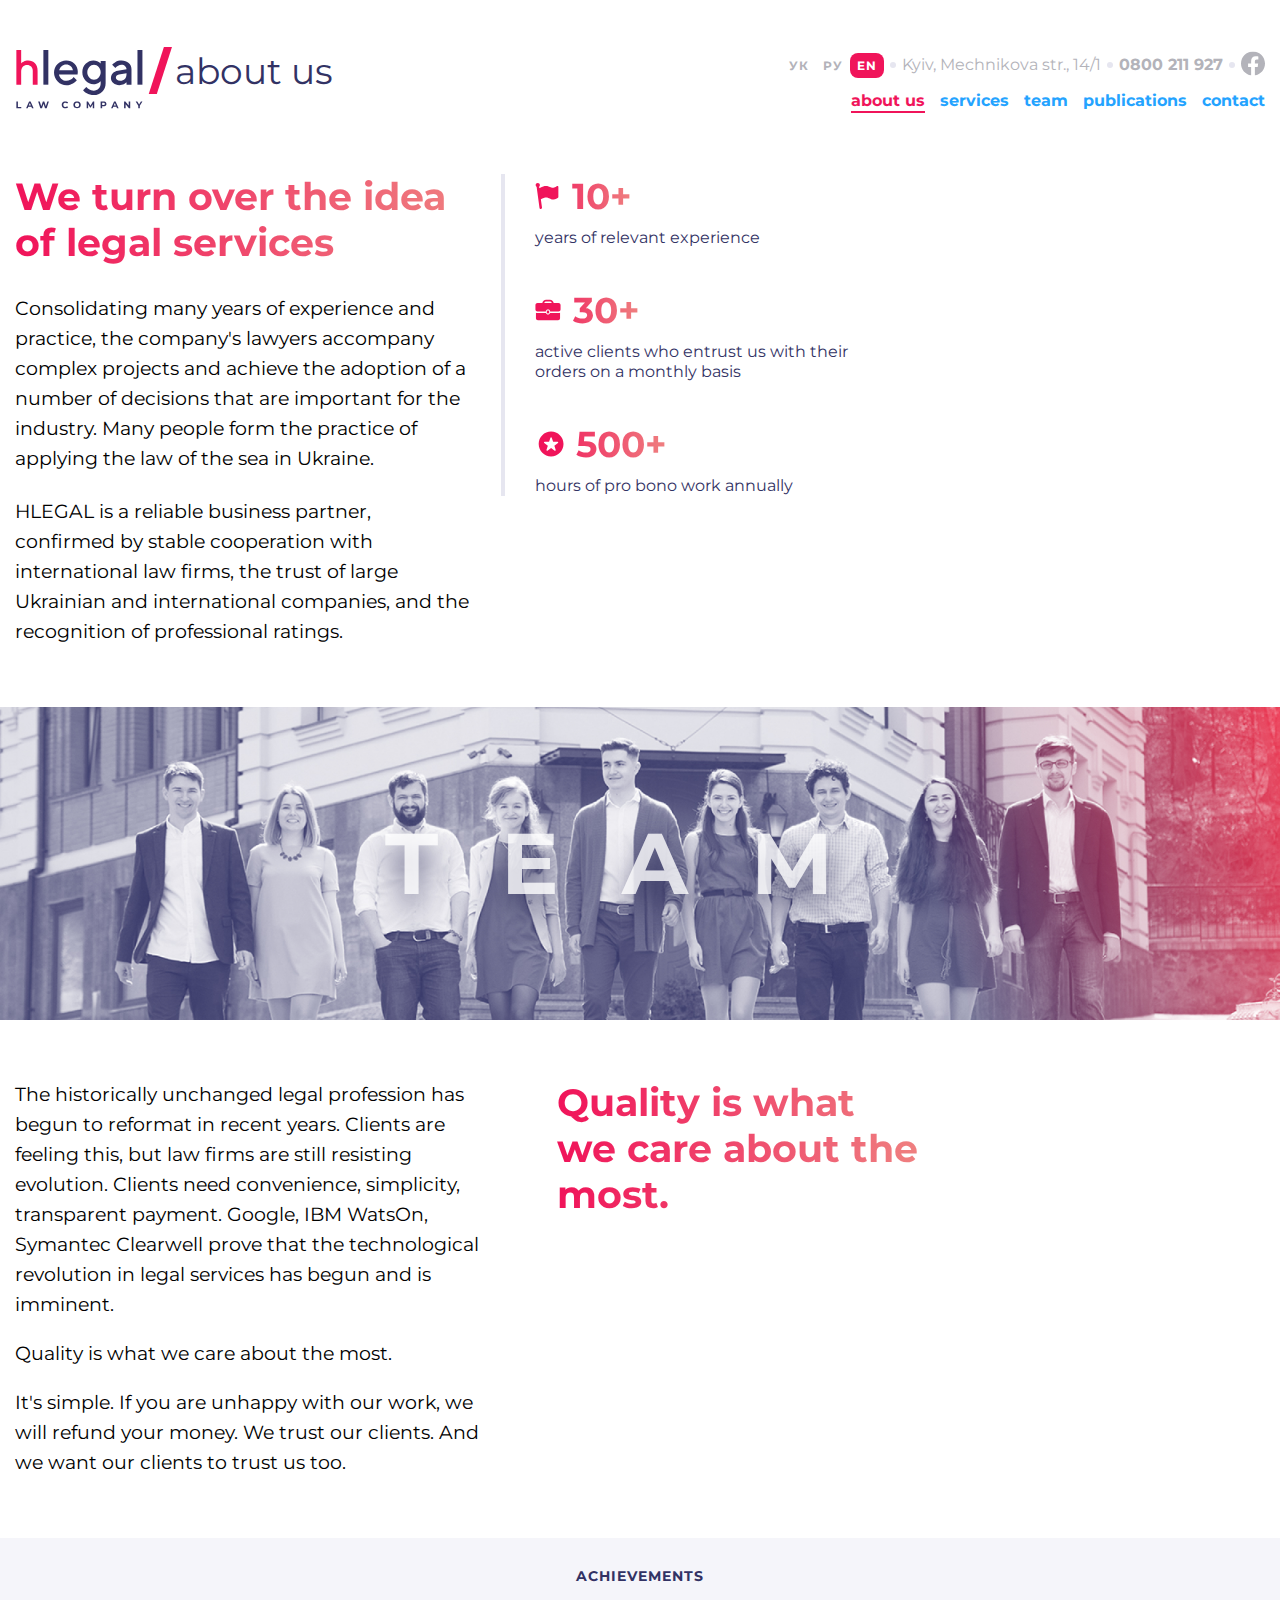
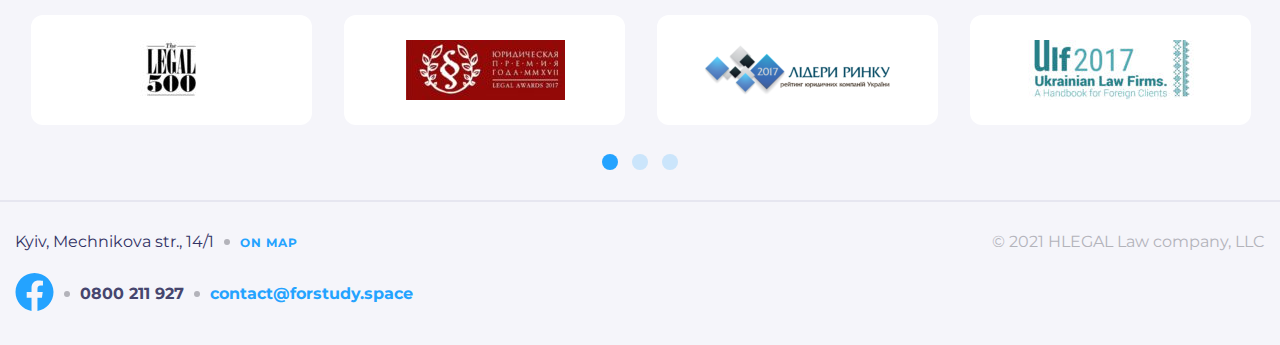
<file: app/about.html>
<!DOCTYPE html>
<html lang="en">
<head>
    <meta charset="UTF-8">
    <meta http-equiv="X-UA-Compatible" content="IE=edge">
    <meta name="viewport" content="width=device-width, initial-scale=1.0">
    <link rel="preload" href="fonts/Montserrat-Bold.woff2" as="font" type="font/woff2" crossorigin="anonymous">
    <link rel="preload" href="fonts/Montserrat-BoldItalic.woff2" as="font" type="font/woff2" crossorigin="anonymous">
    <link rel="preload" href="fonts/Montserrat-Regular.woff2" as="font" type="font/woff2" crossorigin="anonymous">
    <link rel="preload" href="fonts/Montserrat-Italic.woff2" as="font" type="font/woff2" crossorigin="anonymous">
    <link rel="stylesheet" href="css/style.css">
    <title>About</title>
</head>
<body class="body">
    <div class="strip">
        <header class="header container">
            <div class="header__data">
                <ul class="lang">
                    <li><a href="#">ук</a></li>
                    <li><a href="#">ру</a></li>
                    <li><a class="active" href="#">en</a></li>
                </ul>
                <div class="header__adress header__adress_about">
                    Kyiv, Mechnikova str., 14/1
                </div>
                <a class="header__phone header__phone_about" href="tel:0800211927">0800 211 927</a>
                <a class="header__fb" href="#" aria-label="link facebook">
                    <svg width="24" height="25" viewBox="0 0 24 25" fill="none" xmlns="http://www.w3.org/2000/svg">
                        <g clip-path="url(#clip0_22721_7601)">
                                <path d="M24 12.5733C24 5.90541 18.6274 0.5 12 0.5C5.37258 0.5 0 5.90541 0 12.5733C0 18.5995 4.38823 23.5943 10.125 24.5V16.0633H7.07813V12.5733H10.125V9.91343C10.125 6.88755 11.9165 5.21615 14.6576 5.21615C15.9705 5.21615 17.3438 5.45195 17.3438 5.45195V8.42313H15.8306C14.3399 8.42313 13.875 9.35379 13.875 10.3086V12.5733H17.2031L16.6711 16.0633H13.875V24.5C19.6118 23.5943 24 18.5995 24 12.5733Z" fill="#B3B3BA" />
                        </g>
                        <defs>
                            <clipPath id="clip0_22721_7601">
                                <rect width="24" height="24" fill="#B3B3BA" transform="translate(0 0.5)" />
                            </clipPath>
                        </defs>
                    </svg>
                </a>
            </div>
            <div class="header__logo-box header__logo-box_about">
                <a class="header__logo" href="./index.html">
                    <img src="./img/about-logo.svg" width="70" height="33" alt="">
                </a>
                <span class="header__breadcrumbs header__breadcrumbs_about">about us</span>
            </div>
            <nav class="menu">
                <button type="button" class="menu__btn menu__btn_about js-mobile-btn"></button>
                <ul class="menu__list menu__list-about js-mobile-menu">
                    <li><a class="active" href="about.html">about us</a></li>
                    <li><a href="#">services</a></li>
                    <li><a href="#">team</a></li>
                    <li><a href="#">publications</a></li>
                    <li><a href="#">contact</a></li>
                </ul>
            </nav>
        </header>
    </div>
    <main>
        <section class="intro container container_small container_tiny">
            <h1 class="visually-hidden">HLEGAL - reliable legal partner</h1>
            <div class="intro__info">
                <h2 class="intro__title h2">We turn over the idea of legal services</h2>
                <p class="intro__text">Consolidating many years of experience and practice, the company's lawyers accompany complex projects and achieve the adoption of a number of decisions that are important for the industry. Many people form the practice of applying the law of the sea in Ukraine.</p>
                <p class="intro__text">HLEGAL is a reliable business partner, confirmed by stable cooperation with international law firms, the trust of large Ukrainian and international companies, and the recognition of professional ratings.</p>
            </div>
            <ul class="intro__list">
                <li class="intro__item">
                    <p class="intro__quantity intro__quantity_01">10+</p>
                    <p class="intro__desc">years of relevant experience</p>
                </li>
                <li class="intro__item">
                    <p class="intro__quantity intro__quantity_02">30+</p>
                    <p class="intro__desc">active clients who entrust us with their orders on a monthly basis</p>
                </li>
                <li class="intro__item">
                    <p class="intro__quantity intro__quantity_03">500+</p>
                    <p class="intro__desc">hours of pro bono work annually</p>
                </li>
            </ul>
        </section>
        <section class="foto">
            <h2 class="foto__title visually-hidden">team photo</h2>
            <p class="foto__caption">Team</p>
        </section>
        <section class="more container container_small container_tiny">
            <h2 class="visually-hidden">Quality is what we care about the most.</h2>
            <div class="more__text">
                <p class="more__paragraph">The historically unchanged legal profession has begun to reformat in recent years. Clients are feeling this, but law firms are still resisting evolution. Clients need convenience, simplicity, transparent payment. Google, IBM WatsOn, Symantec Clearwell prove that the technological revolution in legal services has begun and is imminent.</p>
                <p class="more__paragraph">Quality is what we care about the most.</p>
                <p class="more__paragraph">It's simple. If you are unhappy with our work, we will refund your money. We trust our clients. And we want our clients to trust us too.</p>
            </div>
            <p class="more__quote">Quality is what we care about the most.</p>
        </section>
        <section class="achievements">
            <div class="container">
                <h3 class="achievements__title">achievements</h3>
                <div class="achievements__slider js-achievements-slider">
                    <article class="achievements__item achievements__item_01"></article>
                    <article class="achievements__item achievements__item_02"></article>
                    <article class="achievements__item achievements__item_03"></article>
                    <article class="achievements__item achievements__item_04"></article>
                    <article class="achievements__item achievements__item_01"></article>
                    <article class="achievements__item achievements__item_02"></article>
                    <article class="achievements__item achievements__item_03"></article>
                    <article class="achievements__item achievements__item_04"></article>
                    <article class="achievements__item achievements__item_01"></article>
                    <article class="achievements__item achievements__item_02"></article>
                    <article class="achievements__item achievements__item_03"></article>
                    <article class="achievements__item achievements__item_04"></article>
                </div>
            </div>
        </section>
    </main>
    <footer class="footer footer_about">
        <div class="footer__content container container_small">
            <article class="footer__address-info">
                <p class="footer__address">Kyiv, Mechnikova str., 14/1</p>
                <a class="footer__location" href="#">On map</a>
            </article>
            <article class="footer__contact">
                <a class="footer__fb" href="#" aria-label="link facebook">
                    <svg width="39" height="38" viewBox="0 0 39 38" fill="none" xmlns="http://www.w3.org/2000/svg">
                        <path d="M38.5 19.1161C38.5 8.55857 29.9934 0 19.5 0C9.00658 0 0.5 8.55857 0.5 19.1161C0.5 28.6575 7.44803 36.5659 16.5312 38V24.6419H11.707V19.1161H16.5312V14.9046C16.5312 10.1136 19.3678 7.46723 23.7078 7.46723C25.7866 7.46723 27.9609 7.84059 27.9609 7.84059V12.545H25.5651C23.2048 12.545 22.4688 14.0185 22.4688 15.5302V19.1161H27.7383L26.8959 24.6419H22.4688V38C31.552 36.5659 38.5 28.6575 38.5 19.1161Z" fill="#24A3FF"/>
                    </svg>
                </a>
                <a class="footer__phone" href="tel:0800211927">0800 211 927</a>
                <a class="footer__mail" href="mailto:contact@forstudy.space">contact@forstudy.space</a>
            </article>
            <p class="footer__copyright">© 2021 HLEGAL Law company, LLC</p>
        </div>
    </footer>
    <script src="js/all.js"></script>
</body>
</html>
</file>
<file: app/css/style.css>
@font-face {
  font-family: "Montserrat";
  src: url("../fonts/Montserrat-Bold.woff2") format("woff2"), url("../fonts/Montserrat-Bold.woff") format("woff");
  font-weight: 700;
  font-style: normal;
  font-display: swap;
}
@font-face {
  font-family: "Montserrat";
  src: url("../fonts/Montserrat-BoldItalic.woff2") format("woff2"), url("../fonts/Montserrat-BoldItalic.woff") format("woff");
  font-weight: 700;
  font-style: italic;
  font-display: swap;
}
@font-face {
  font-family: "Montserrat";
  src: url("../fonts/Montserrat-Regular.woff2") format("woff2"), url("../fonts/Montserrat-Regular.woff") format("woff");
  font-weight: 400;
  font-style: normal;
  font-display: swap;
}
@font-face {
  font-family: "Montserrat";
  src: url("../fonts/Montserrat-Italic.woff2") format("woff2"), url("../fonts/Montserrat-Italic.woff") format("woff");
  font-weight: 400;
  font-style: italic;
  font-display: swap;
}
html {
  scroll-behavior: smooth;
}

* {
  margin: 0;
  -webkit-box-sizing: border-box;
          box-sizing: border-box;
}

.body {
  font-family: "Montserrat", "Arial", sans-serif;
  font-weight: 700;
  font-style: normal;
  min-width: 375px;
  background-color: white;
}

.container {
  max-width: 1350px;
  min-width: 375px;
  margin: 0 auto;
  padding: 0 15px;
}

.container_small {
  padding: 0 30px;
}

.img-responsive {
  width: 100%;
  height: auto;
}

.visually-hidden {
  position: absolute;
  width: 1px;
  height: 1px;
  margin: -1px;
  border: 0;
  padding: 0;
  clip: rect(0 0 0 0);
  overflow: hidden;
}

.h1 {
  font-size: 38px;
  line-height: 46px;
  text-align: center;
}

.h2 {
  font-size: 30px;
  line-height: 37px;
}

.h3 {
  font-size: 22px;
  line-height: 27px;
}

@media (min-width: 678px) {
  .container_small {
    padding: 0 15px;
  }
  .h2 {
    font-size: 38px;
    line-height: 46px;
  }
}
@media (min-width: 1350px) {
  .container_tiny {
    padding: 0 135px;
  }
}
.header {
  display: grid;
  grid-template-columns: 1fr -webkit-min-content;
  grid-template-columns: 1fr min-content;
  grid-template-rows: -webkit-min-content -webkit-min-content;
  grid-template-rows: min-content min-content;
}
.header__data {
  grid-column: span 2;
  display: -webkit-box;
  display: -ms-flexbox;
  display: flex;
  -webkit-box-pack: justify;
      -ms-flex-pack: justify;
          justify-content: space-between;
  -webkit-box-align: center;
      -ms-flex-align: center;
          align-items: center;
  padding-top: 10px;
  padding-bottom: 10px;
}
.header__phone {
  font-size: 16px;
  line-height: 20px;
  text-decoration: none;
  color: white;
}
.header__phone_about {
  color: #B3B3BA;
}
.header__logo-box {
  display: -webkit-box;
  display: -ms-flexbox;
  display: flex;
  -webkit-box-align: center;
      -ms-flex-align: center;
          align-items: center;
}
.header__logo-box_about {
  padding-top: 15px;
}
.header__logo {
  text-decoration: none;
}
.header__breadcrumbs {
  font-weight: 400;
  font-size: 20px;
  line-height: 24px;
  color: #323264;
  display: -webkit-inline-box;
  display: -ms-inline-flexbox;
  display: inline-flex;
  -webkit-box-align: center;
      -ms-flex-align: center;
          align-items: center;
}
.header__breadcrumbs::before {
  content: "";
  background-image: url("../img/slash.svg");
  background-repeat: no-repeat;
  background-position: center center;
  width: 12px;
  height: 26px;
  padding-right: 5px;
  padding-left: 4px;
}
.header__breadcrumbs_about {
  padding-bottom: 12px;
}

.header__adress,
.header__fb {
  display: none;
}

@media (min-width: 678px) {
  .header {
    grid-template-rows: repeat(3, -webkit-min-content);
    grid-template-rows: repeat(3, min-content);
    grid-template-columns: 1fr;
  }
  .header__data {
    grid-column: 1;
    -webkit-box-pack: start;
        -ms-flex-pack: start;
            justify-content: flex-start;
    -webkit-box-align: center;
        -ms-flex-align: center;
            align-items: center;
    padding-top: 50px;
  }
  .header__logo-box_about {
    padding-top: 0;
  }
  .header__logo {
    margin-top: 19px;
  }
  .header__logo img {
    width: 130px;
    height: 60px;
  }
  .header__breadcrumbs {
    font-size: 36px;
    line-height: 44px;
  }
  .header__breadcrumbs::before {
    width: 21px;
    height: 47px;
    background-size: cover;
  }
  .header__adress {
    display: -webkit-inline-box;
    display: -ms-inline-flexbox;
    display: inline-flex;
    -webkit-box-align: center;
        -ms-flex-align: center;
            align-items: center;
    font-weight: 400;
    font-size: 16px;
    line-height: 20px;
    color: white;
  }
  .header__adress::before {
    content: "";
    width: 6px;
    height: 6px;
    background: #E6E6F0;
    border-radius: 50%;
    margin-right: 6px;
  }
  .header__adress::after {
    content: "";
    width: 6px;
    height: 6px;
    background: #E6E6F0;
    border-radius: 50%;
    margin-left: 6px;
  }
  .header__adress_about {
    color: #B3B3BA;
  }
  .header__phone {
    margin-left: 6px;
    display: -webkit-inline-box;
    display: -ms-inline-flexbox;
    display: inline-flex;
    -webkit-box-align: center;
        -ms-flex-align: center;
            align-items: center;
  }
  .header__phone::after {
    content: "";
    width: 6px;
    height: 6px;
    background: #E6E6F0;
    border-radius: 50%;
    margin-left: 6px;
  }
  .header__fb {
    display: block;
    margin-left: 6px;
  }
  .header__fb svg path {
    -webkit-transition-duration: 300ms;
            transition-duration: 300ms;
    -webkit-transition-property: fill;
    transition-property: fill;
  }
  .header__fb:hover svg path {
    fill: #F0145A;
  }
}
@media (min-width: 934px) {
  .header {
    grid-template-rows: repeat(2, -webkit-min-content);
    grid-template-rows: repeat(2, min-content);
    grid-template-columns: auto 1fr;
  }
  .header__data {
    grid-column: 2;
    -webkit-box-pack: end;
        -ms-flex-pack: end;
            justify-content: flex-end;
    padding-bottom: 0;
  }
  .header__logo-box {
    grid-row: 1/-1;
    -webkit-box-align: center;
        -ms-flex-align: center;
            align-items: center;
  }
  .header__logo {
    margin-top: 50px;
  }
  .header__breadcrumbs_about {
    padding-bottom: 0;
    padding-top: 27px;
  }
}
.gradient {
  position: relative;
  border-radius: 0 0 12px 12px;
  background: linear-gradient(228.57deg, #323264 11.93%, #323264 57.17%, #643E72 87.46%);
}
.gradient::after {
  content: "";
  height: 10px;
  border-radius: 0 0 12px 12px;
  position: absolute;
  bottom: -10px;
  left: 20px;
  right: 20px;
  background-color: #CACADB;
}
.gradient::before {
  content: "";
  height: 10px;
  border-radius: 0 0 12px 12px;
  position: absolute;
  bottom: -20px;
  left: 40px;
  right: 40px;
  background-color: #E7E7F2;
}
.gradient__simvol {
  background: url("../img/symbol.svg") no-repeat center top;
  position: relative;
  z-index: 0;
}
.gradient__simvol::before {
  content: "";
  width: 100%;
  height: 45px;
  position: absolute;
  background: rgba(245, 245, 250, 0.2);
  z-index: -1;
}

@media (min-width: 678px) {
  .gradient__simvol {
    background-size: cover;
  }
  .gradient__simvol::before {
    display: none;
  }
}
@media (min-width: 934px) {
  .gradient__simvol {
    background-size: contain;
  }
}
.strip {
  position: relative;
  z-index: 0;
}
.strip::before {
  content: "";
  width: 100%;
  height: 45px;
  position: absolute;
  background: #F5F5FA;
  z-index: -1;
}

@media (min-width: 678px) {
  .strip::before {
    display: none;
  }
}
.menu__btn {
  cursor: pointer;
  background-color: transparent;
  border: none;
  margin-top: 13px;
  width: 32px;
  height: 32px;
}
.menu__btn_active {
  background-image: url("../img/btn-close-white.svg");
}
.menu__btn_index {
  background-image: url("../img/burger.svg");
}
.menu__btn_about {
  background-image: url("../img/burger-about.svg");
}
.menu__list {
  display: none;
  position: absolute;
  list-style: none;
  right: 0;
  left: 0;
  text-align: center;
  padding: 0;
  background: white;
  padding: 12px;
}
.menu__list_open {
  display: block;
}
.menu__list a {
  text-decoration: none;
  font-size: 24px;
  line-height: 29px;
  text-align: center;
  color: #24A3FF;
  background: #F5F5FA;
  display: block;
  padding: 7px 0;
  margin-bottom: 15px;
  border-radius: 12px;
  -webkit-transition-duration: 300ms;
          transition-duration: 300ms;
  -webkit-transition-property: background, color, border-color;
  transition-property: background, color, border-color;
}
.menu__list a.active {
  color: #F0145A;
}
.menu__list a:not(.active):hover {
  background: #E6E6F0;
}

@media (min-width: 678px) {
  .menu__btn {
    display: none;
  }
  .menu__list {
    display: -webkit-box;
    display: -ms-flexbox;
    display: flex;
    padding-left: 0;
    list-style: none;
    position: static;
    background: none;
    padding: 27px 0 0;
  }
  .menu__list li {
    padding-right: 15px;
  }
  .menu__list a {
    font-size: 16px;
    line-height: 20px;
    color: white;
    background: none;
    border-radius: 0;
    margin: 0;
    padding: 0;
    border-bottom: 2px solid rgba(255, 255, 255, 0);
  }
  .menu__list a.active {
    border-color: #F0145A;
  }
  .menu__list a:not(.active):hover {
    background: inherit;
    border-radius: 0;
    border-bottom: 2px solid rgb(255, 255, 255);
  }
  .menu__list-about {
    padding: 25px 0 0;
  }
  .menu__list-about li {
    padding-right: 16px;
  }
  .menu__list-about a {
    color: #24A3FF;
  }
  .menu__list-about a:not(.active):hover {
    border-color: rgb(36, 163, 255);
  }
}
@media (min-width: 934px) {
  .menu {
    justify-self: end;
  }
  .menu__list {
    padding-top: 10px;
  }
  .menu__list li {
    padding: 0 0 0 15px;
  }
}
.lang {
  list-style: none;
  padding-left: 0;
  display: -webkit-box;
  display: -ms-flexbox;
  display: flex;
}
.lang a {
  font-weight: 700;
  font-size: 12px;
  line-height: 15px;
  padding: 5px 7px;
  text-align: center;
  letter-spacing: 1px;
  color: #B3B3BA;
  text-decoration: none;
  text-transform: uppercase;
  border-radius: 8px;
  display: block;
  -webkit-transition-duration: 2000ms;
          transition-duration: 2000ms;
  -webkit-transition-property: background;
  transition-property: background;
}
.lang a.active {
  color: white;
  background: #F0145A;
}
.lang a:not(.active):hover {
  background: rgba(255, 255, 255, 0.2);
}
.lang_white a {
  color: white;
}

@media (min-width: 678px) {
  .lang {
    padding-right: 6px;
  }
}
.legal {
  padding-top: 126px;
  padding-bottom: 30px;
  text-align: center;
}
.legal__title {
  max-width: 345px;
  color: white;
  padding-left: 30px;
  margin: 0 auto;
}
.legal__btn {
  display: -webkit-inline-box;
  display: -ms-inline-flexbox;
  display: inline-flex;
  text-decoration: none;
  width: 42px;
  height: 42px;
  border: none;
  margin-top: 157px;
}
.legal__btn svg path, .legal__btn circle {
  -webkit-transition-duration: 300ms;
          transition-duration: 300ms;
  -webkit-transition-property: stroke;
  transition-property: stroke;
}
.legal__btn:hover circle {
  stroke: #F0145A;
}
.legal__btn:hover path {
  stroke: #F0145A;
}

@media (min-width: 678px) {
  .legal {
    padding-top: 269px;
  }
  .legal__title {
    max-width: 647px;
    padding-left: 0;
    margin: 0 auto;
  }
  .legal__btn {
    margin-top: 417px;
  }
}
@media (min-width: 934px) {
  .legal {
    padding-top: 245px;
  }
  .legal__title {
    max-width: 800px;
  }
  .legal__btn {
    margin-top: 289px;
  }
}
@media (min-width: 1350px) {
  .legal {
    padding-top: 261px;
  }
  .legal__btn {
    margin-top: 305px;
  }
}
.adventeges {
  padding-top: 30px;
  padding-bottom: 30px;
}
.adventeges__key-values {
  display: -webkit-box;
  display: -ms-flexbox;
  display: flex;
  -webkit-box-align: end;
      -ms-flex-align: end;
          align-items: flex-end;
  overflow: auto;
  padding-bottom: 30px;
}
.adventeges__btn {
  cursor: pointer;
  font-family: inherit;
  text-decoration: none;
  background-color: transparent;
  border: none;
  font-weight: 700;
  font-size: 30px;
  line-height: 37px;
  color: #B3B3BA;
  white-space: nowrap;
  padding: 0;
  margin: 0 15px;
}
.adventeges__btn.active {
  background: linear-gradient(90.13deg, #F0145A 0.84%, #EF8080 99.96%);
  -webkit-background-clip: text;
  -webkit-text-fill-color: transparent;
  background-clip: text;
}
.adventeges__card {
  padding-top: 30px;
  position: relative;
}
.adventeges__card_padding {
  padding-right: 15px;
  padding-left: 15px;
}
.adventeges__card::before {
  content: "";
  width: 4px;
  height: 315px;
  background: rgba(255, 255, 255, 0.3);
  -webkit-transform: rotate(90deg);
          transform: rotate(90deg);
  position: absolute;
  left: 50%;
  top: -160px;
}
.adventeges__title {
  font-size: 20px;
  line-height: 24px;
  color: white;
}
.adventeges__info {
  font-weight: 400;
  font-size: 19px;
  line-height: 30px;
  color: white;
  padding-top: 30px;
}

@media (min-width: 678px) {
  .adventeges {
    padding-top: 60px;
    padding-bottom: 60px;
  }
  .adventeges__key-values {
    padding-bottom: 60px;
  }
  .adventeges__btn {
    font-size: 38px;
    line-height: 46px;
  }
  .adventeges__card {
    padding-top: 60px;
  }
  .adventeges__card_padding {
    padding-right: 0;
    padding-left: 0;
  }
  .adventeges__card::before {
    height: 648px;
    top: -325px;
  }
  .adventeges__title {
    font-size: 30px;
    line-height: 37px;
  }
}
@media (min-width: 934px) {
  .adventeges {
    padding-bottom: 52px;
  }
  .adventeges__box {
    display: -webkit-box;
    display: -ms-flexbox;
    display: flex;
    -webkit-box-orient: horizontal;
    -webkit-box-direction: normal;
        -ms-flex-direction: row;
            flex-direction: row;
    -webkit-box-align: center;
        -ms-flex-align: center;
            align-items: center;
    -webkit-box-pack: center;
        -ms-flex-pack: center;
            justify-content: center;
    margin: 0 auto;
    gap: 120px;
    padding-top: 10px;
  }
  .adventeges__key-values {
    -webkit-box-orient: vertical;
    -webkit-box-direction: normal;
        -ms-flex-direction: column;
            flex-direction: column;
    -webkit-box-align: end;
        -ms-flex-align: end;
            align-items: flex-end;
    padding: 0;
  }
  .adventeges__btn {
    margin: 0;
  }
  .adventeges__btn:not(:first-child) {
    margin-top: 30px;
  }
  .adventeges__card {
    max-width: 405px;
  }
  .adventeges__card_padding {
    padding-top: 0;
  }
  .adventeges__card::before {
    -webkit-transform: rotate(0deg);
            transform: rotate(0deg);
    left: -60px;
    top: 0;
    height: 303px;
  }
}
@media (min-width: 1350px) {
  .adventeges {
    padding-bottom: 60px;
  }
  .adventeges__card {
    max-width: 581px;
  }
  .adventeges__card::before {
    top: -40px;
  }
}
.service {
  padding-bottom: 60px;
}
.service__link {
  font-size: 14px;
  line-height: 17px;
  letter-spacing: 1px;
  text-transform: uppercase;
  color: #24A3FF;
  display: -webkit-inline-box;
  display: -ms-inline-flexbox;
  display: inline-flex;
  -webkit-box-align: center;
      -ms-flex-align: center;
          align-items: center;
  text-decoration: none;
}
.service__link::after {
  content: "";
  width: 12px;
  height: 12px;
  background-image: url("../img/arrow.svg");
  background-repeat: no-repeat;
  background-position: center;
  margin-left: 2px;
}
.service__title {
  background: linear-gradient(90.13deg, #F0145A 0.84%, #EF8080 99.96%);
  -webkit-background-clip: text;
  -webkit-text-fill-color: transparent;
  background-clip: text;
  padding-top: 10px;
}
.service__article {
  padding-top: 31px;
}
.service__img {
  width: 92px;
  height: 92px;
  background-color: white;
  padding: 14px;
  border-radius: 24px;
}
.service__subtitle {
  max-width: 300px;
  color: #24A3FF;
  padding-top: 25px;
}
.service__text {
  font-weight: 400;
  font-size: 16px;
  line-height: 26px;
  color: white;
  padding-top: 15px;
}

@media (min-width: 678px) {
  .service__list {
    display: -webkit-box;
    display: -ms-flexbox;
    display: flex;
    -webkit-box-align: start;
        -ms-flex-align: start;
            align-items: flex-start;
    -ms-flex-wrap: wrap;
        flex-wrap: wrap;
    -webkit-box-pack: justify;
        -ms-flex-pack: justify;
            justify-content: space-between;
  }
  .service__article {
    width: 45%;
    padding-top: 60px;
    display: -webkit-box;
    display: -ms-flexbox;
    display: flex;
    -webkit-box-orient: vertical;
    -webkit-box-direction: normal;
        -ms-flex-direction: column;
            flex-direction: column;
    -webkit-box-align: start;
        -ms-flex-align: start;
            align-items: flex-start;
  }
  .service__text {
    padding-top: 20px;
  }
}
@media (min-width: 934px) {
  .service {
    padding-top: 15px;
  }
  .service__article {
    width: 29%;
  }
}
@media (min-width: 1350px) {
  .service__article {
    width: 30%;
  }
}
/* Slider */
.slick-slider {
  position: relative;
  display: block;
  -webkit-box-sizing: border-box;
          box-sizing: border-box;
  -webkit-touch-callout: none;
  -webkit-user-select: none;
  -moz-user-select: none;
  -ms-user-select: none;
  user-select: none;
  -ms-touch-action: pan-y;
  touch-action: pan-y;
  -webkit-tap-highlight-color: transparent;
}

.slick-list {
  position: relative;
  overflow: hidden;
  display: block;
  margin: 0;
  padding: 0;
}
.slick-list:focus {
  outline: none;
}
.slick-list.dragging {
  cursor: pointer;
  cursor: hand;
}

.slick-slider .slick-track,
.slick-slider .slick-list {
  -webkit-transform: translate3d(0, 0, 0);
  transform: translate3d(0, 0, 0);
}

.slick-track {
  position: relative;
  left: 0;
  top: 0;
  display: block;
  margin-left: auto;
  margin-right: auto;
}
.slick-track:before, .slick-track:after {
  content: "";
  display: table;
}
.slick-track:after {
  clear: both;
}
.slick-loading .slick-track {
  visibility: hidden;
}

.slick-slide {
  float: left;
  height: 100%;
  min-height: 1px;
  display: none;
}
[dir=rtl] .slick-slide {
  float: right;
}
.slick-slide img {
  display: block;
}
.slick-slide.slick-loading img {
  display: none;
}
.slick-slide.dragging img {
  pointer-events: none;
}
.slick-initialized .slick-slide {
  display: block;
}
.slick-loading .slick-slide {
  visibility: hidden;
}
.slick-vertical .slick-slide {
  display: block;
  height: auto;
  border: 1px solid transparent;
}

.slick-arrow.slick-hidden {
  display: none;
}

.team {
  padding-top: 50px;
}
.team__item {
  background: url("../img/team-member-mobile.png") no-repeat center top, #F5F5FA;
  border-radius: 12px;
  padding: 530px 30px 30px;
}
.team__link {
  text-decoration: none;
  font-size: 14px;
  line-height: 17px;
  letter-spacing: 1px;
  text-transform: uppercase;
  color: #24A3FF;
  display: -webkit-inline-box;
  display: -ms-inline-flexbox;
  display: inline-flex;
  -webkit-box-align: center;
      -ms-flex-align: center;
          align-items: center;
}
.team__link::after {
  content: "";
  background-image: url("../img/arrow.svg");
  width: 12px;
  height: 12px;
  background-repeat: no-repeat;
  background-position: center;
}
.team__quote {
  padding-top: 5px;
  font-size: 30px;
  line-height: 37px;
  background: linear-gradient(90.13deg, #F0145A 0.84%, #EF8080 99.96%);
  -webkit-background-clip: text;
  -webkit-text-fill-color: transparent;
  background-clip: text;
  text-fill-color: transparent;
}
.team__member {
  font-size: 16px;
  line-height: 20px;
  color: #B3B3BA;
  padding-top: 30px;
}
.team__position {
  font-weight: 400;
  font-size: 14px;
  line-height: 22px;
  padding-top: 6px;
  color: #B3B3BA;
}
.team__dots {
  display: -webkit-box;
  display: -ms-flexbox;
  display: flex;
  -webkit-box-pack: center;
      -ms-flex-pack: center;
          justify-content: center;
  padding-left: 0;
  list-style: none;
  padding-top: 19px;
}
.team__dots li {
  padding: 0 7px;
}
.team__dots li.slick-active button {
  background-color: rgb(36, 163, 255);
}
.team__dots button {
  cursor: pointer;
  font-size: 0;
  width: 16px;
  height: 16px;
  background-color: rgba(36, 163, 255, 0.2);
  border: none;
  border-radius: 50%;
  -webkit-transition-duration: 2000ms;
          transition-duration: 2000ms;
  -webkit-transition-property: background-color;
  transition-property: background-color;
}
.team__dots button:hover {
  background-color: rgba(36, 163, 255, 0.6);
}

@media (min-width: 678px) {
  .team {
    padding-top: 76px;
  }
  .team__quote {
    font-size: 38px;
    line-height: 46px;
  }
  .team__item {
    background-image: url("../img/team-member-tablet.png");
  }
}
@media (min-width: 934px) {
  .team__item {
    background: url("../img/team-member-tablet-big.png") no-repeat center left, #F5F5FA;
    padding-top: 30px;
  }
  .team__box {
    width: 50%;
    margin-left: auto;
  }
}
@media (min-width: 1350px) {
  .team {
    padding-top: 80px;
  }
  .team__item {
    background-image: url("../img/team-member-desktop.png") no-repeat center left, #F5F5FA;
    padding-top: 0;
    padding-bottom: 0;
  }
  .team__box {
    width: 70%;
    margin-left: 32%;
    padding: 30px 30px 30px 0;
  }
}
.clients {
  text-align: center;
  padding: 60px 0 0;
}
.clients__title {
  font-size: 14px;
  line-height: 17px;
  letter-spacing: 1px;
  text-transform: uppercase;
  color: #323264;
}
.clients__cards {
  padding-top: 30px;
}
.clients__item {
  margin: 0 auto;
  width: 100%;
  height: 120px;
}
.clients__item_01 {
  background: url("../img/hillel-logo.png") no-repeat center center, #1C4280;
}
.clients__item_02 {
  background: url("../img/wannabiz-logo.png") no-repeat center center, #143646;
}
.clients__item_03 {
  background: url("../img/tapgerine-logo.png") no-repeat center center, #F48B30;
}
.clients__item_04 {
  background: url("../img/3dlook-logo.png") no-repeat center center, #9E4DC3;
}
.clients__item_05 {
  background: url("../img/orangear-logo.png") no-repeat center center, #FD9339;
}
.clients__item_06 {
  background: url("../img/adtelligent-logo.png") no-repeat center center, #E2E2E4;
}

.clients__item_07,
.clients__item_08,
.clients__item_09,
.clients__item_10,
.clients__item_11,
.clients__item_12 {
  display: none;
}

@media (min-width: 678px) {
  .clients__cards {
    display: -webkit-box;
    display: -ms-flexbox;
    display: flex;
    -ms-flex-wrap: wrap;
        flex-wrap: wrap;
    -webkit-box-align: start;
        -ms-flex-align: start;
            align-items: flex-start;
  }
  .clients__item {
    width: 33.33%;
  }
  .clients__item_07 {
    display: block;
    background: url("../img/clickky-logo.png") no-repeat center center, #C71C36;
  }
  .clients__item_08 {
    display: block;
    background: url("../img/ecolease-logo.png") no-repeat center center, #DCF3F9;
  }
  .clients__item_09 {
    display: block;
    background: url("../img/infratek-logo.png") no-repeat center center, #EAEAEA;
  }
  .clients__item_10 {
    display: block;
    background: url("../img/city-park-logo.png") no-repeat center center, #282240;
  }
  .clients__item_11 {
    display: block;
    background: url("../img/art-print-studio-logo.png") no-repeat center center, #1D4568;
  }
  .clients__item_12 {
    display: block;
    background: url("../img/ultimate-card-logo.png") no-repeat center center, #000000;
  }
}
@media (min-width: 934px) {
  .clients__item {
    width: 25%;
  }
}
.publications {
  padding-top: 30px;
  background-color: #F5F5FA;
}
.publications__link {
  text-decoration: none;
  font-size: 14px;
  line-height: 17px;
  letter-spacing: 1px;
  text-transform: uppercase;
  color: #24A3FF;
  display: -webkit-inline-box;
  display: -ms-inline-flexbox;
  display: inline-flex;
  -webkit-box-align: center;
      -ms-flex-align: center;
          align-items: center;
}
.publications__link::after {
  content: "";
  background-image: url(../img/arrow.svg);
  width: 12px;
  height: 12px;
  background-repeat: no-repeat;
  background-position: center;
  margin-left: 2px;
}
.publications__title {
  font-size: 30px;
  line-height: 37px;
  background: linear-gradient(90.13deg, #F0145A 0.84%, #EF8080 99.96%);
  -webkit-background-clip: text;
  -webkit-text-fill-color: transparent;
  background-clip: text;
  padding-top: 5px;
}
.publications__item {
  background-color: white;
  border-radius: 8px;
  margin-top: 29px;
  display: -webkit-box;
  display: -ms-flexbox;
  display: flex;
  -webkit-box-orient: vertical;
  -webkit-box-direction: normal;
      -ms-flex-direction: column;
          flex-direction: column;
}
.publications__item_01::before {
  content: "";
  width: auto;
  height: 200px;
  background: url("../img/publication-1.png") no-repeat top center, white;
  background-size: cover;
}
.publications__item_02::before {
  content: "";
  width: auto;
  height: 200px;
  background: url("../img/publication-2.png") no-repeat top center, white;
  background-size: cover;
}
.publications__item_03::before {
  content: "";
  width: auto;
  height: 200px;
  background: url("../img/publication-3.png") no-repeat top center, white;
  background-size: cover;
}
.publications__box {
  padding: 30px;
}
.publications__subtitle {
  font-size: 16px;
  line-height: 20px;
  color: #24A3FF;
}
.publications__data {
  font-size: 12px;
  line-height: 15px;
  letter-spacing: 1px;
  text-transform: uppercase;
  color: #B3B3BA;
  padding-top: 15px;
  padding-bottom: 16px;
  border-bottom: 4px solid #E6E6F0;
}
.publications__text {
  font-weight: 400;
  font-size: 14px;
  line-height: 22px;
  color: black;
  padding-top: 15px;
}

@media (min-width: 678px) {
  .publications__title {
    padding-top: 10px;
    font-size: 38px;
    line-height: 46px;
  }
  .publications__list {
    display: -webkit-box;
    display: -ms-flexbox;
    display: flex;
    -ms-flex-wrap: wrap;
        flex-wrap: wrap;
    -webkit-box-pack: justify;
        -ms-flex-pack: justify;
            justify-content: space-between;
  }
  .publications__item_01 {
    width: 47%;
    margin-right: 15px;
  }
  .publications__item_02 {
    width: 47%;
    margin-left: 15px;
  }
}
@media (min-width: 934px) {
  .publications__item {
    width: 31%;
  }
  .publications__item_01 {
    margin-right: 15px;
  }
  .publications__item_02 {
    margin-left: 15px;
    margin-right: 15px;
  }
  .publications__item_03 {
    margin-left: 15px;
  }
}
@media (min-width: 1350px) {
  .publications__box {
    padding: 25px;
  }
}
.footer {
  background: #F5F5FA;
  padding-top: 30px;
  padding-bottom: 30px;
}
.footer_about {
  padding-top: 0;
}
.footer__content {
  padding-top: 30px;
  border-top: 2px solid #E6E6F0;
  text-align: center;
}
.footer__address {
  font-weight: 400;
  font-size: 16px;
  line-height: 20px;
  color: #323264;
}
.footer__location {
  font-size: 12px;
  line-height: 15px;
  letter-spacing: 1px;
  text-transform: uppercase;
  padding-top: 10px;
  text-decoration: none;
  color: #24A3FF;
  -webkit-transition-duration: 300ms;
          transition-duration: 300ms;
  -webkit-transition-property: color;
  transition-property: color;
}
.footer__contact {
  display: -webkit-box;
  display: -ms-flexbox;
  display: flex;
  -webkit-box-orient: vertical;
  -webkit-box-direction: normal;
      -ms-flex-direction: column;
          flex-direction: column;
  -webkit-box-align: center;
      -ms-flex-align: center;
          align-items: center;
  padding-top: 21px;
}
.footer__fb svg path {
  -webkit-transition-duration: 300ms;
          transition-duration: 300ms;
  -webkit-transition-property: fill;
  transition-property: fill;
}
.footer__fb:hover path {
  fill: #F0145A;
}
.footer__phone {
  font-size: 16px;
  line-height: 20px;
  color: #46466E;
  padding-top: 10px;
  text-decoration: none;
}
.footer__mail {
  font-size: 16px;
  line-height: 20px;
  color: #24A3FF;
  padding-top: 10px;
  text-decoration: none;
  -webkit-transition-duration: 300ms;
          transition-duration: 300ms;
  -webkit-transition-property: color;
  transition-property: color;
}
.footer__mail:hover {
  color: #F0145A;
}
.footer__copyright {
  font-weight: 400;
  font-size: 16px;
  line-height: 20px;
  color: #B3B3BA;
  padding-top: 30px;
}

@media (min-width: 678px) {
  .footer {
    margin: 0 auto;
  }
  .footer__content_index {
    display: grid;
    grid-template-columns: repeat(3, auto);
    grid-template-rows: -webkit-min-content -webkit-min-content;
    grid-template-rows: min-content min-content;
  }
  .footer__address-info {
    display: -webkit-box;
    display: -ms-flexbox;
    display: flex;
    -webkit-box-align: center;
        -ms-flex-align: center;
            align-items: center;
    -webkit-box-pack: center;
        -ms-flex-pack: center;
            justify-content: center;
    padding-right: 115px;
  }
  .footer__address-info_index {
    grid-column: 1/2;
    padding-right: 0;
    -webkit-box-pack: start;
        -ms-flex-pack: start;
            justify-content: flex-start;
  }
  .footer__address {
    display: -webkit-inline-box;
    display: -ms-inline-flexbox;
    display: inline-flex;
    -webkit-box-align: center;
        -ms-flex-align: center;
            align-items: center;
  }
  .footer__address::after {
    content: "";
    width: 6px;
    height: 6px;
    background: #B3B3BA;
    border-radius: 50%;
    margin-left: 10px;
  }
  .footer__location {
    padding: 0;
    margin-left: 10px;
  }
  .footer__contact {
    -webkit-box-orient: horizontal;
    -webkit-box-direction: normal;
        -ms-flex-direction: row;
            flex-direction: row;
    -webkit-box-pack: center;
        -ms-flex-pack: center;
            justify-content: center;
  }
  .footer__contact_index {
    grid-column: 1/4;
    grid-row: 2/3;
    -webkit-box-pack: start;
        -ms-flex-pack: start;
            justify-content: flex-start;
  }
  .footer__fb {
    margin-right: 10px;
  }
  .footer__phone {
    display: -webkit-inline-box;
    display: -ms-inline-flexbox;
    display: inline-flex;
    -webkit-box-align: center;
        -ms-flex-align: center;
            align-items: center;
    padding: 0;
  }
  .footer__phone::before {
    content: "";
    width: 6px;
    height: 6px;
    background: #B3B3BA;
    border-radius: 50%;
    margin-right: 10px;
  }
  .footer__phone::after {
    content: "";
    width: 6px;
    height: 6px;
    background: #B3B3BA;
    border-radius: 50%;
    margin-left: 10px;
  }
  .footer__mail {
    margin-left: 10px;
    padding: 0;
  }
  .footer__copyright_index {
    padding: 0;
    text-align: right;
    grid-column: 3/4;
    grid-row: 1/2;
  }
}
@media (min-width: 934px) {
  .footer__content {
    display: grid;
    grid-template-columns: repeat(3, auto);
    grid-template-rows: -webkit-min-content -webkit-min-content;
    grid-template-rows: min-content min-content;
  }
  .footer__address-info {
    grid-column: 1/2;
    padding-right: 0;
    -webkit-box-pack: start;
        -ms-flex-pack: start;
            justify-content: flex-start;
  }
  .footer__contact {
    grid-column: 1/4;
    grid-row: 2/3;
    -webkit-box-pack: start;
        -ms-flex-pack: start;
            justify-content: flex-start;
  }
  .footer__copyright {
    padding: 0;
    text-align: right;
    grid-column: 3/4;
    grid-row: 1/2;
  }
}
.intro {
  padding-top: 33px;
  padding-bottom: 30px;
}
.intro__title {
  background: linear-gradient(90.13deg, #F0145A 0.84%, #EF8080 99.96%);
  text-align: left;
  -webkit-background-clip: text;
  -webkit-text-fill-color: transparent;
  background-clip: text;
  text-fill-color: transparent;
}
.intro__text {
  font-weight: 400;
  font-size: 19px;
  line-height: 30px;
  color: black;
  padding-top: 28px;
}
.intro__text:not(:first-of-type) {
  padding-top: 23px;
}
.intro__list {
  margin-top: 30px;
  list-style: none;
  padding-left: 0;
  border-left: 4px solid #E6E6F0;
}
.intro__list li {
  padding-left: 30px;
}
.intro__item:not(:first-child) {
  padding-top: 40px;
}
.intro__quantity {
  font-size: 36px;
  line-height: 44px;
  background: linear-gradient(90.13deg, #F0145A 0.84%, #EF8080 99.96%);
  -webkit-background-clip: text;
  -webkit-text-fill-color: transparent;
  background-clip: text;
  text-fill-color: transparent;
  display: -webkit-inline-box;
  display: -ms-inline-flexbox;
  display: inline-flex;
  -webkit-box-align: center;
      -ms-flex-align: center;
          align-items: center;
}
.intro__quantity_01::before {
  content: "";
  background-image: url("../img/flag.svg");
  width: 24px;
  height: 28px;
  margin-right: 13px;
}
.intro__quantity_02::before {
  content: "";
  background-image: url("../img/bag.svg");
  width: 26px;
  height: 22px;
  margin-right: 12px;
}
.intro__quantity_03::before {
  content: "";
  background-image: url("../img/star.svg");
  width: 32px;
  height: 32px;
  margin-right: 9px;
}
.intro__desc {
  font-weight: 400;
  font-size: 16px;
  line-height: 20px;
  color: #323264;
  padding-top: 10px;
}

@media (min-width: 678px) {
  .intro {
    padding-top: 60px;
    padding-bottom: 60px;
  }
}
@media (min-width: 934px) {
  .intro {
    display: -webkit-box;
    display: -ms-flexbox;
    display: flex;
    -webkit-box-align: start;
        -ms-flex-align: start;
            align-items: flex-start;
  }
  .intro__info {
    max-width: 486px;
    padding-right: 30px;
  }
  .intro__list {
    margin-top: 0;
    max-width: 388px;
  }
}
@media (min-width: 1350px) {
  .intro {
    -webkit-box-pack: justify;
        -ms-flex-pack: justify;
            justify-content: space-between;
  }
  .intro__info {
    max-width: 662px;
    padding-right: 0;
  }
}
.foto {
  background: url("../img/team-foto.jpg") no-repeat center center;
  background-size: cover;
}
.foto__caption {
  font-size: 36px;
  line-height: 44px;
  text-align: center;
  letter-spacing: 13px;
  text-transform: uppercase;
  color: rgba(255, 255, 255, 0.8);
  text-shadow: 0px 15px 30px rgba(40, 40, 86, 0.8);
  padding: 35px 0;
}

@media (min-width: 678px) {
  .foto__caption {
    font-size: 46px;
    line-height: 56px;
    letter-spacing: 63px;
    padding: 89px 0;
  }
}
@media (min-width: 934px) {
  .foto__caption {
    font-size: 86px;
    line-height: 105px;
    padding: 104px 0;
  }
}
@media (min-width: 1350px) {
  .foto__caption {
    font-size: 96px;
    line-height: 117px;
    padding: 163px 0 158px;
  }
}
.more {
  padding-top: 30px;
  padding-bottom: 60px;
}
.more__paragraph {
  font-weight: 400;
  font-size: 19px;
  line-height: 30px;
  color: black;
}
.more__paragraph:not(:first-of-type) {
  padding-top: 19px;
}
.more__quote {
  font-size: 30px;
  line-height: 37px;
  background: linear-gradient(90.13deg, #F0145A 0.84%, #EF8080 99.96%);
  -webkit-background-clip: text;
  -webkit-text-fill-color: transparent;
  background-clip: text;
  text-fill-color: transparent;
  padding-top: 30px;
}

@media (min-width: 678px) {
  .more {
    padding-top: 60px;
  }
  .more__quote {
    font-size: 38px;
    line-height: 46px;
  }
}
@media (min-width: 934px) {
  .more {
    display: -webkit-box;
    display: -ms-flexbox;
    display: flex;
    -webkit-box-align: start;
        -ms-flex-align: start;
            align-items: flex-start;
  }
  .more__text {
    max-width: 542px;
    padding-right: 60px;
  }
  .more__quote {
    padding-top: 0;
    max-width: 362px;
  }
}
@media (min-width: 1350px) {
  .more {
    display: -webkit-box;
    display: -ms-flexbox;
    display: flex;
    -webkit-box-align: start;
        -ms-flex-align: start;
            align-items: flex-start;
    -webkit-box-pack: justify;
        -ms-flex-pack: justify;
            justify-content: space-between;
  }
  .more__text {
    max-width: 657px;
    padding-right: 0;
  }
}
.achievements {
  background: #F5F5FA;
  padding-top: 30px;
  padding-bottom: 30px;
}
.achievements__title {
  font-size: 14px;
  line-height: 17px;
  text-align: center;
  letter-spacing: 1px;
  text-transform: uppercase;
  color: #323264;
}
.achievements__slider {
  padding: 30px 30px 0;
}
.achievements__item {
  height: 90px;
  background-color: white;
  border-radius: 12px;
  margin: 0 15px;
  position: relative;
}
.achievements__item_01::after {
  content: "";
  width: 54px;
  height: 40px;
  background: url("../img/achievment-1.png") no-repeat center center, white;
  background-size: contain;
  position: absolute;
  left: calc(50% - 26.665px + 0.17px);
  top: calc(50% - 20px - 0.6px);
}
.achievements__item_02::after {
  content: "";
  width: 106px;
  height: 40px;
  background: url("../img/achievment-2.png") no-repeat center center, white;
  background-size: contain;
  position: absolute;
  left: calc(50% - 53px);
  top: calc(50% - 20px - 0.6px);
}
.achievements__item_03::after {
  content: "";
  width: 130px;
  height: 40px;
  background: url("../img/achievment-3.png") no-repeat center center, white;
  background-size: contain;
  position: absolute;
  left: calc(50% - 65px);
  top: calc(50% - 20px - 0.6px);
}
.achievements__item_04::after {
  content: "";
  width: 111px;
  height: 40px;
  background: url("../img/achievment-4.png") no-repeat center center, white;
  background-size: contain;
  position: absolute;
  left: calc(50% - 55.335px + 0.33px);
  top: calc(50% - 20px - 0.6px);
}
.achievements__dots {
  display: -webkit-box;
  display: -ms-flexbox;
  display: flex;
  -webkit-box-pack: center;
      -ms-flex-pack: center;
          justify-content: center;
  padding-left: 0;
  list-style: none;
  padding-top: 22px;
}
.achievements__dots li {
  padding: 0 7px;
}
.achievements__dots li.slick-active button {
  background-color: rgb(36, 163, 255);
}
.achievements__dots button {
  cursor: pointer;
  font-size: 0;
  width: 16px;
  height: 16px;
  background-color: rgba(36, 163, 255, 0.2);
  border: none;
  border-radius: 50%;
  -webkit-transition-duration: 2000ms;
          transition-duration: 2000ms;
  -webkit-transition-property: background-color;
  transition-property: background-color;
}
.achievements__dots button:hover {
  background-color: rgba(36, 163, 255, 0.6);
}

@media (min-width: 678px) {
  .achievements__slider {
    padding: 30px 0 0;
  }
  .achievements__item {
    width: 20%;
    margin: 0 16px;
  }
}
@media (min-width: 934px) {
  .achievements__item {
    height: 110px;
  }
  .achievements__item_01::after {
    width: 80px;
    height: 60px;
    left: calc(50% - 40px);
    top: calc(50% - 30px);
  }
  .achievements__item_02::after {
    width: 159px;
    height: 60px;
    left: calc(50% - 79.5px + 0.5px);
    top: calc(50% - 30px);
  }
  .achievements__item_03::after {
    width: 195px;
    height: 60px;
    left: calc(50% - 97.5px + 0.5px);
    top: calc(50% - 30px);
  }
  .achievements__item_04::after {
    width: 166px;
    height: 60px;
    left: calc(50% - 83px);
    top: calc(50% - 30px);
  }
}
/*# sourceMappingURL=style.css.map */
</file>
